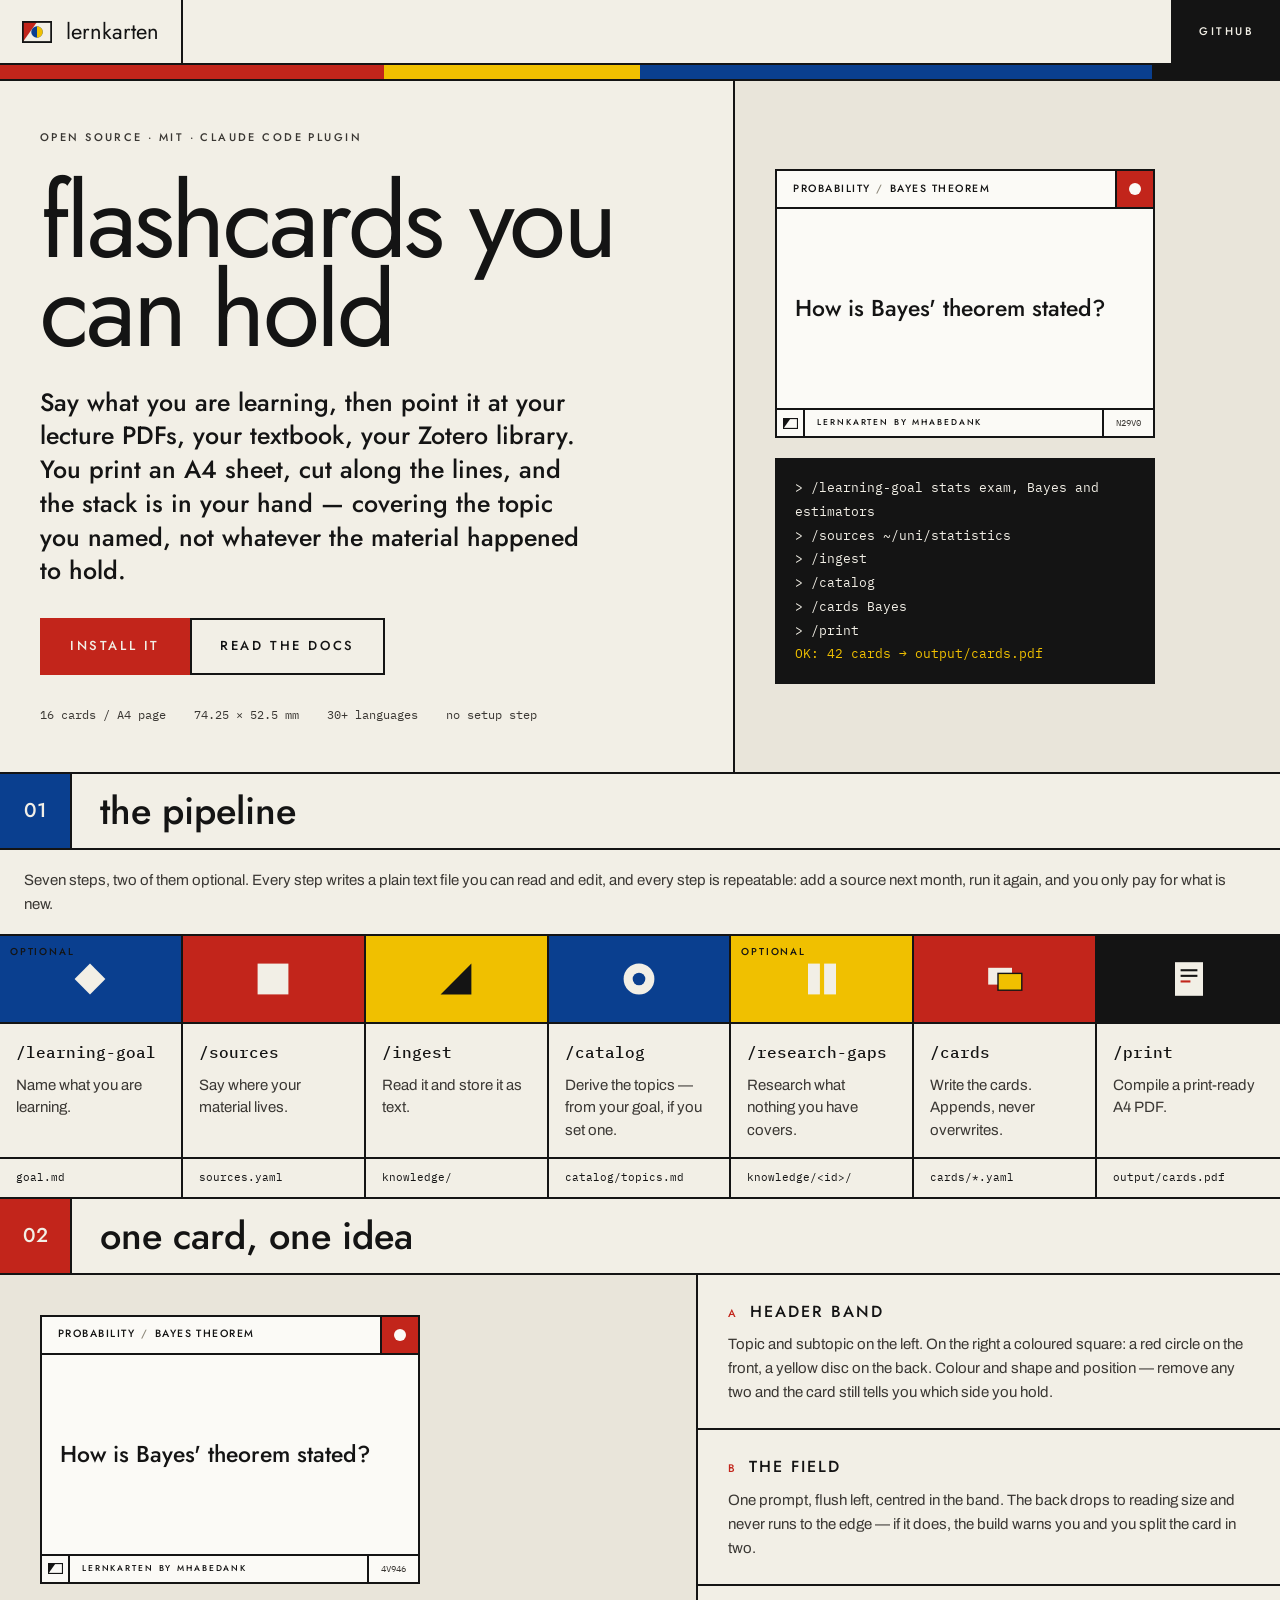
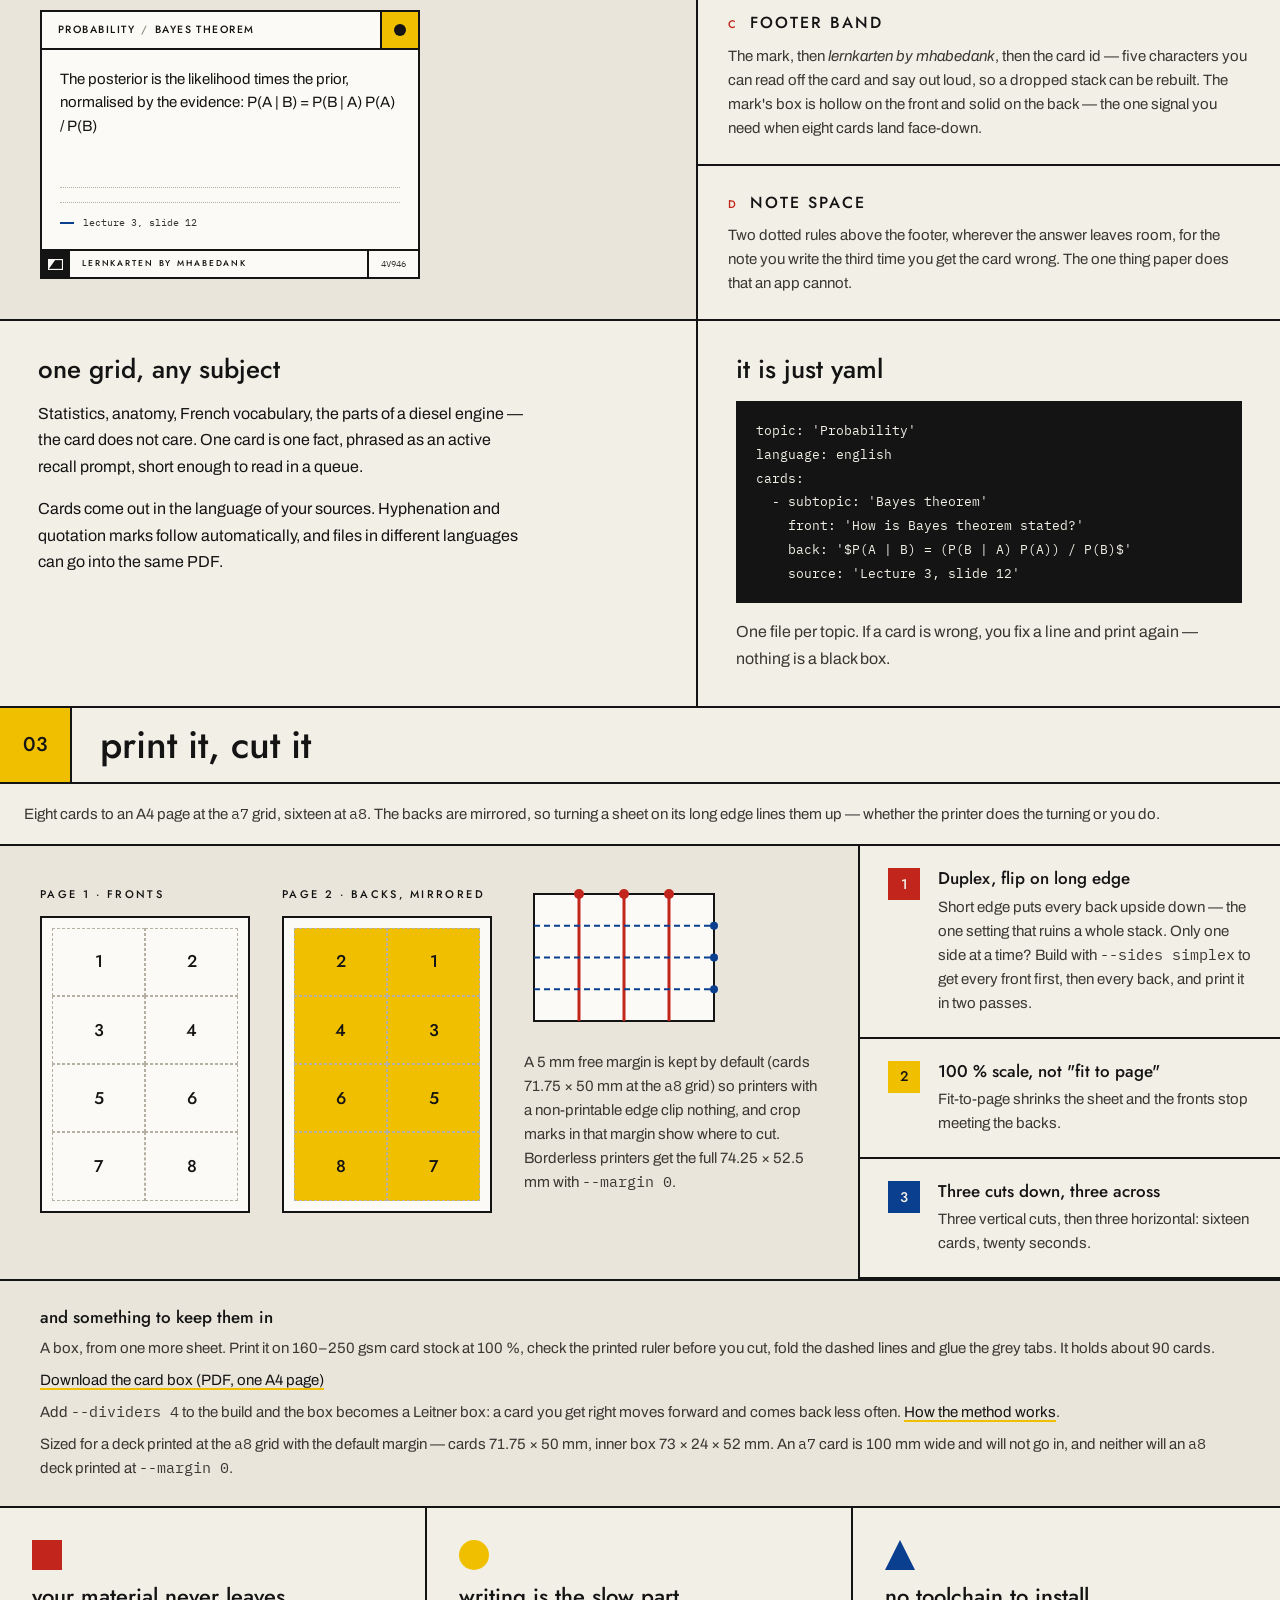
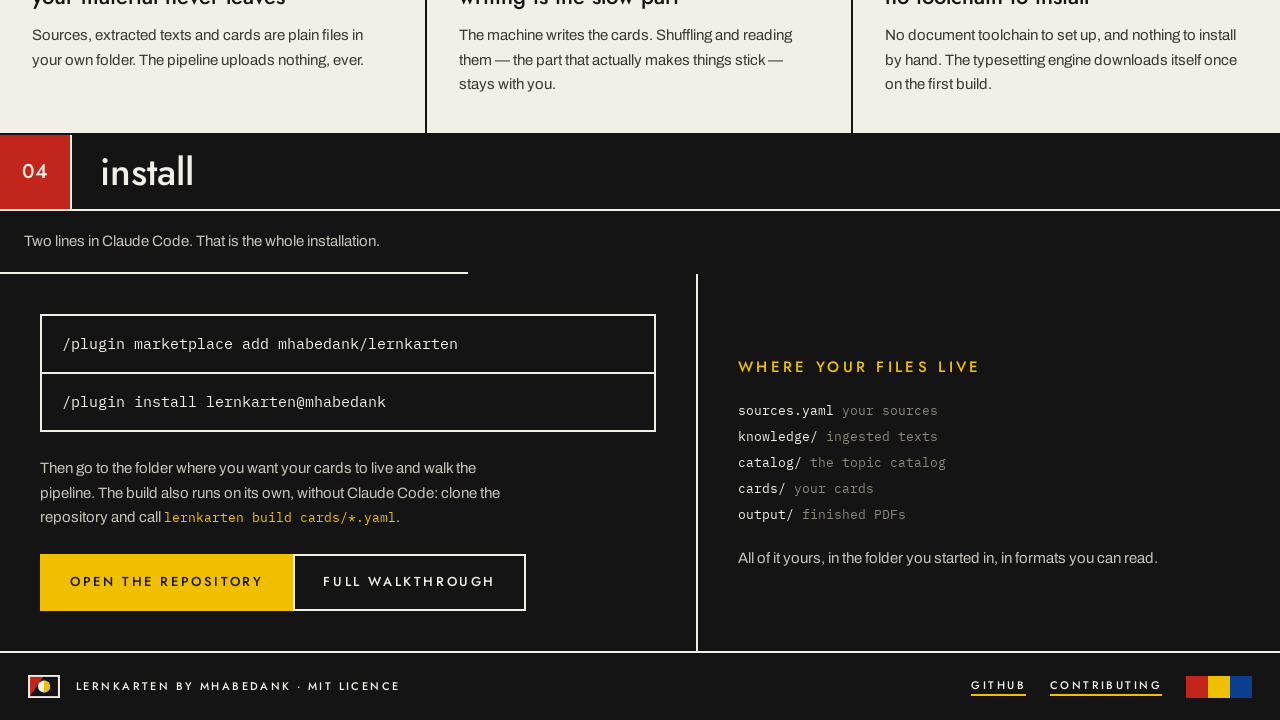
<file: docs/index.html>
<!DOCTYPE html>
<html lang="en">
<head>
<meta charset="utf-8">
<meta name="viewport" content="width=device-width, initial-scale=1">
<title>Lernkarten — flashcards you can hold</title>
<meta name="description" content="Say what you are learning, then point it at your lecture PDFs, your textbook, your Zotero library. You print an A4 sheet, cut along the lines, and the stack is in your hand. Open source, MIT, a Claude Code plugin.">
<link rel="canonical" href="https://mhabedank.github.io/lernkarten/">
<meta property="og:type" content="website">
<meta property="og:title" content="Lernkarten — flashcards you can hold">
<meta property="og:description" content="Lecture PDFs in, paper flashcards out. Say what you are learning.">
<meta property="og:url" content="https://mhabedank.github.io/lernkarten/">
<meta property="og:image" content="https://raw.githubusercontent.com/mhabedank/lernkarten/main/assets/social-card.png">
<meta name="twitter:card" content="summary_large_image">
<link rel="icon" href="data:image/svg+xml,%3Csvg xmlns='http://www.w3.org/2000/svg' viewBox='4 16 112 82'%3E%3Cpath d='M8 94 L8 20 L60 20 Z' fill='%23c2251b'/%3E%3Ccircle cx='60' cy='57' r='21' fill='%230a3f8f'/%3E%3Crect x='8' y='20' width='104' height='74' fill='none' stroke='%23141414' stroke-width='9'/%3E%3C/svg%3E">
<link rel="preconnect" href="https://fonts.googleapis.com">
<link rel="preconnect" href="https://fonts.gstatic.com" crossorigin>
<link href="https://fonts.googleapis.com/css2?family=Jost:wght@400;500&family=Archivo:wght@400;500&family=IBM+Plex+Mono:wght@400;500&display=swap" rel="stylesheet">
<style>
  /* The visual system is written down in design.md — three inks, three faces,
     one grid. Everything here is flat colour, rules and type. */
  :root {
    --ink: #141414;
    --paper: #fbfaf6;
    --sand: #f2efe6;
    --ground: #e9e5da;
    --red: #c2251b;
    --yellow: #f0c000;
    --blue: #0a3f8f;
    --muted: #3a3733;
    --guide: #8c8779;
    --note: #b5b0a2;
    --rule: 2px solid var(--ink);
    --display: "Jost", "Futura", "Century Gothic", system-ui, sans-serif;
    --reading: "Archivo", "Helvetica Neue", Arial, system-ui, sans-serif;
    --mono: "IBM Plex Mono", ui-monospace, "SF Mono", Menlo, monospace;
  }

  *, *::before, *::after { box-sizing: border-box; }

  /* !important, and on purpose: `hidden` says the element is not relevant, which
     is not a preference for a class to outrank. Without it this loses to any
     rule that declares display — [hidden] and .card both weigh (0,1,0), and
     .card comes later.

     Nothing on the page uses `hidden` any more: the card toggle this was added
     for is gone, and with it the page's only script. The rule stays anyway. It
     was written against a *class* of bug — an author `display` quietly beating
     the user-agent default — not against the one element that hit it, and the
     next element given `hidden` would hit it again in exactly the same way.
     Deleting a guard because its first casualty has left is how the casualty
     comes back. */
  [hidden] { display: none !important; }

  body {
    margin: 0;
    background: var(--ground);
    color: var(--ink);
    font-family: var(--reading);
    font-size: 16px;
    line-height: 1.6;
    -webkit-font-smoothing: antialiased;
  }

  .shell { max-width: 1280px; margin: 0 auto; background: var(--ground); }

  a { color: var(--ink); text-decoration: none; border-bottom: 2px solid var(--yellow); }
  a:hover { color: var(--red); border-bottom-color: var(--red); }
  ::selection { background: var(--yellow); color: var(--ink); }
  :focus-visible { outline: 3px solid var(--blue); outline-offset: 2px; }
  img, svg { max-width: 100%; }

  h1, h2, h3 { font-family: var(--display); font-weight: 500; margin: 0; }
  p { margin: 0; }

  .label {
    font-family: var(--display);
    font-weight: 500;
    font-size: 11px;
    letter-spacing: 0.22em;
    text-transform: uppercase;
    line-height: 1.6;
  }

  .mono { font-family: var(--mono); }

  /* Header rule: the number chip and the title. The note goes underneath. */
  .band { display: flex; align-items: stretch; border-bottom: var(--rule); background: var(--sand); }
  .band__no {
    width: 72px; flex: none; border-right: var(--rule);
    display: flex; align-items: center; justify-content: center;
    font-family: var(--display); font-weight: 500; font-size: 20px;
  }
  .band h2 { flex: 1; padding: 18px 28px; font-size: clamp(26px, 4vw, 38px); line-height: 1; text-transform: lowercase; }
  /* Under the band, never inside it. As a flex child the note set the row
     height whenever it ran taller than the heading — which every one of them
     does, by 52, 29 and 7 px. The band's own bottom rule already divides the
     two, so this takes a bottom border and never a top one. */
  .band__note {
    border-bottom: var(--rule); padding: 18px 24px; background: var(--sand);
    font-size: 15px; line-height: 1.6; color: var(--muted);
  }

  /* Navigation */
  .nav {
    display: flex; align-items: stretch; flex-wrap: wrap;
    border-bottom: var(--rule); background: var(--sand);
    position: sticky; top: 0; z-index: 10;
  }
  .nav__home {
    display: flex; align-items: center; gap: 14px; padding: 14px 22px;
    border-right: var(--rule); border-bottom: 0;
  }
  .nav__home span { font-family: var(--display); font-size: 22px; text-transform: lowercase; }
  /* The bar never wraps: a wrapped row of links makes the sticky bar two lines
     tall on a phone and eats the top of every section. It used to scroll
     sideways instead, with the scrollbar hidden — which meant links existed
     that nobody could see. So the links now collapse behind a control below the
     breakpoint, and the bar is still one line at rest. */
  /* A flex container at every width, and the reason is the same on both sides
     of the breakpoint: `.nav` is `align-items: stretch`, so this box is drawn
     the full height of the bar — but a <details> is a block container, so it
     swallows that height instead of passing it on. Above the breakpoint the
     victim is the link row; below it, the `menu` control, which hung 21 px
     too high for exactly as long as the links did. Whatever sits inside has
     to be a flex item for `align-items: center` to have a full-height box to
     centre in. */
  .nav__menu { min-width: 0; display: flex; }
  .nav__menu > summary {
    display: flex; align-items: center; padding: 0 22px;
    list-style: none; cursor: pointer;
  }
  .nav__menu > summary::-webkit-details-marker { display: none; }
  .nav__links {
    display: flex; align-items: center; gap: 26px; padding: 0 22px; min-width: 0;
  }
  .nav__links a { border-bottom: 0; white-space: nowrap; }
  .nav__links a:hover { border-bottom: 2px solid var(--red); }
  .nav__gh {
    display: flex; align-items: center; padding: 0 26px; border-left: var(--rule);
    background: var(--ink); color: var(--sand); border-bottom: 0;
  }
  .nav__gh:hover { background: var(--red); color: var(--sand); }

  /* Hero */
  .hero { border-bottom: var(--rule); background: var(--sand); }
  .hero__stripe { display: flex; height: 16px; border-bottom: var(--rule); }
  .hero__grid { display: grid; grid-template-columns: minmax(0, 1.35fr) minmax(0, 1fr); }
  .hero__text { border-right: var(--rule); padding: 48px 40px; display: flex; flex-direction: column; gap: 30px; }
  .hero h1 {
    /* The floor is set by "flashcards" — one unbreakable word that has to fit
       a 320 px screen. It reaches full size at about 870 px. */
    font-weight: 400; font-size: clamp(40px, 12vw, 104px); line-height: 0.86;
    letter-spacing: -0.035em; text-transform: lowercase;
  }
  .hero__lead { font-family: var(--display); font-weight: 500; font-size: clamp(19px, 2.2vw, 25px); line-height: 1.35; max-width: 34ch; }
  .hero__facts { display: flex; gap: 28px; flex-wrap: wrap; font-family: var(--mono); font-size: 12px; color: var(--muted); }
  .hero__side { padding: 40px; display: flex; flex-direction: column; justify-content: center; gap: 20px; background: var(--ground); }

  .button-row { display: flex; flex-wrap: wrap; gap: 0; }
  .button {
    display: flex; align-items: center; padding: 16px 28px; border: var(--rule); border-bottom: 2px solid var(--ink);
    font-family: var(--display); font-weight: 500; font-size: 13px; letter-spacing: 0.2em; text-transform: uppercase;
  }
  .button--solid { background: var(--red); color: var(--sand); border-color: var(--red); }
  .button--solid:hover { background: var(--ink); border-color: var(--ink); color: var(--sand); }
  .button--ghost:hover { background: var(--yellow); color: var(--ink); }

  .terminal {
    background: var(--ink); color: var(--sand); padding: 18px 20px;
    font-family: var(--mono); font-size: 12.5px; line-height: 1.9; overflow-x: auto;
  }
  .terminal b { font-weight: 400; color: var(--yellow); }
  /* Once the hero is a single column the terminal would run the full width
     while the card stays at 380 — keep the two stacked to the same measure. */
  .hero__side .terminal { width: 100%; max-width: 380px; }

  /* A card, at screen size */
  .card {
    background: var(--paper); border: var(--rule);
    display: flex; flex-direction: column; width: 100%; max-width: 380px; height: 269px;
  }
  .card__head { display: flex; border-bottom: var(--rule); height: 38px; flex: none; }
  /* min-width:0 is what makes the clipping real: a flex item defaults to
     min-width:auto, so the nowrap label would otherwise hold the card open
     past a narrow screen instead of being cut. */
  .card__topic {
    flex: 1; display: flex; align-items: center; padding: 0 16px; overflow: hidden; min-width: 0;
    font-family: var(--display); font-weight: 500; font-size: 10.5px;
    letter-spacing: 0.14em; text-transform: uppercase; white-space: nowrap;
  }
  .card__topic i { font-style: normal; color: var(--guide); padding: 0 6px; }
  .card__side {
    flex: none; width: 38px; border-left: var(--rule);
    display: flex; align-items: center; justify-content: center;
  }
  .card__field { flex: 1; padding: 18px; display: flex; flex-direction: column; gap: 12px; min-height: 0; }
  .card__prompt { font-family: var(--display); font-weight: 500; font-size: 23px; line-height: 1.25; margin: auto 0; text-wrap: pretty; }
  .card__answer { font-size: 15px; line-height: 1.55; }
  .card__notes { margin-top: auto; display: flex; flex-direction: column; gap: 14px; }
  .card__notes span { border-top: 1.5px dotted var(--note); }
  .card__source { display: flex; align-items: center; gap: 9px; font-family: var(--mono); font-size: 10px; color: var(--muted); }
  .card__source::before { content: ""; width: 14px; height: 2px; background: var(--blue); flex: none; }
  .card__foot { border-top: var(--rule); height: 28px; display: flex; flex: none; }
  .card__mark { flex: none; width: 28px; border-right: var(--rule); display: flex; align-items: center; justify-content: center; }
  .card__mark--solid { background: var(--ink); }
  .card__by {
    flex: 1; display: flex; align-items: center; padding: 0 12px; overflow: hidden; min-width: 0;
    font-family: var(--display); font-weight: 500; font-size: 8.5px;
    letter-spacing: 0.22em; text-transform: uppercase; white-space: nowrap;
  }
  .card__id { flex: none; display: flex; align-items: center; padding: 0 12px; border-left: var(--rule); font-family: var(--mono); font-size: 8.5px; color: var(--muted); }

  /* The pipeline strip — seven columns, re-derived rather than inherited.
     At the 1280px shell each column is 183px. The binding constraint is not the
     caption but the command: `/learning-goal` is 14 characters, and IBM Plex
     Mono advances 0.6em, so at the old 18px it needs 151px and clips a 143px
     measure. Dropping the command to 16px (134px) buys enough room to pad at
     16px and still raise the caption to 15px — the floor docs/design.md sets
     for reading text, which the old 13.5px quietly sat below. Narrower cells
     for the two optional steps were considered and rejected: they carry the
     two longest command names, so shrinking them is exactly backwards. */
  .steps { display: grid; grid-template-columns: repeat(7, minmax(0, 1fr)); }
  .step { border-right: var(--rule); display: flex; flex-direction: column; background: var(--sand); }
  .step:last-child { border-right: 0; }
  .step__shape { height: 88px; display: flex; align-items: center; justify-content: center; border-bottom: var(--rule); }
  .step__body { padding: 16px; display: flex; flex-direction: column; gap: 8px; flex: 1; }
  .step__body h3 { font-family: var(--mono); font-weight: 500; font-size: 16px; }
  .step__body p { font-size: 15px; line-height: 1.5; color: var(--muted); }
  .step__writes { border-top: var(--rule); padding: 10px 16px; font-family: var(--mono); font-size: 11px; }
  /* Optional steps say so in words. Colour never carries meaning on its own. */
  .step__optional { font-family: var(--display); font-weight: 500; font-size: 10px; letter-spacing: 0.18em; text-transform: uppercase; color: var(--ink); position: absolute; top: 8px; left: 10px; }
  .step__shape { position: relative; }

  /* Anatomy */
  .anatomy { display: grid; grid-template-columns: minmax(0, 1.2fr) minmax(0, 1fr); background: var(--sand); }
  .anatomy__cards { padding: 40px; display: flex; gap: 26px; flex-wrap: wrap; min-width: 0; background: var(--ground); border-right: var(--rule); }
  .anatomy__list { display: flex; flex-direction: column; }
  .anatomy__item { padding: 24px 30px; border-bottom: var(--rule); }
  .anatomy__item:last-child { border-bottom: 0; }
  .anatomy__item h3 { font-size: 16px; letter-spacing: 0.12em; text-transform: uppercase; }
  .anatomy__item p { margin-top: 8px; font-size: 15px; line-height: 1.6; color: var(--muted); }
  .anatomy__key { font-family: var(--display); font-weight: 500; font-size: 11px; letter-spacing: 0.2em; color: var(--red); margin-right: 12px; }

  .yaml { display: grid; grid-template-columns: minmax(0, 1.2fr) minmax(0, 1fr); background: var(--sand); border-top: var(--rule); }
  .yaml > div { padding: 34px 38px; display: flex; flex-direction: column; gap: 16px; }
  .yaml > div:first-child { border-right: var(--rule); }
  .yaml h3 { font-size: 26px; line-height: 1.15; text-transform: lowercase; }
  .yaml p { font-size: 16px; line-height: 1.65; max-width: 54ch; }
  /* The caption under the sample file. It was an inline style at 14 px —
     the one declaration on the page a stylesheet rule could not reach, and
     therefore the easiest place for the floor to be broken again. */
  .yaml__note { font-size: 15px; line-height: 1.6; color: var(--muted); }

  /* Printing */
  .print { display: flex; flex-wrap: wrap; align-items: stretch; background: var(--ground); }
  .print__sheets { flex: 1; min-width: 320px; padding: 40px; display: flex; gap: 32px; flex-wrap: wrap; border-right: var(--rule); }
  .sheet { display: flex; flex-direction: column; gap: 12px; }
  .sheet__page {
    width: 210px; height: 297px; background: var(--paper); border: var(--rule); padding: 10px;
    display: grid; grid-template-columns: 1fr 1fr; grid-template-rows: repeat(4, 1fr);
  }
  .sheet__page span {
    border: 1px dashed var(--note); display: flex; align-items: center; justify-content: center;
    font-family: var(--display); font-weight: 500; font-size: 17px;
  }
  .sheet__page--backs span { background: var(--yellow); }
  .print__rules { width: 420px; flex: none; background: var(--sand); display: flex; flex-direction: column; }
  .rule-item { padding: 22px 28px; border-bottom: var(--rule); display: flex; gap: 18px; align-items: flex-start; }
  .rule-item__no {
    flex: none; width: 32px; height: 32px; display: flex; align-items: center; justify-content: center;
    font-family: var(--display); font-weight: 500; font-size: 14px;
  }
  .rule-item h3 { font-size: 17px; line-height: 1.2; }
  .rule-item p { margin-top: 6px; font-size: 15px; line-height: 1.6; color: var(--muted); }
  /* The diagram is the third picture in the sheets column, not the filler at
     the foot of a text column it used to be. `flex: 1` and
     `justify-content: center` were both for that old job; the padding
     duplicated the 40 px .print__sheets already applies.

     It sits *beside* the two sheets rather than wrapping beneath them, and the
     difference is the whole section: wrapped, the left column ran to 595 px
     against the rules' 433 px and the hole simply moved to the right-hand side.
     Three pictures in one row make both columns end together. `200px` is the
     SVG's own width, so the basis is the drawing and the caption takes what is
     left, shrinking with it — the drawing is a diagram, so scaling it costs
     nothing, while its caption is reading text and may not be squeezed.

     Between 1080 px and roughly 1180 px the row wraps anyway: the caption's own
     minimum width holds it open, and the honest fallback is the arrangement
     this replaced, with about 160 px left under the three rules. That is a
     tolerable imbalance by the rule in docs/design.md and a fifth of the 769 px
     it used to be. Forcing one row there would mean shrinking type to fit,
     which is the one thing the layout never does. */
  .print__cut { flex: 1 1 150px; min-width: 0; display: flex; flex-direction: column; gap: 14px; }
  .print__cut svg { width: 100%; height: auto; max-width: 200px; }
  .print__cut p { font-size: 15px; line-height: 1.6; color: var(--muted); }
  /* Full width beneath both columns, the way a section note sits beneath its
     band. It keeps its top rule and must never gain a bottom one — the
     section carries `border-bottom` itself, and a second would double it. */
  .print__box { padding: 26px 40px; border-top: var(--rule); display: flex; flex-direction: column; gap: 8px; }
  .print__box h3 { font-size: 17px; line-height: 1.2; }
  .print__box p { font-size: 15px; line-height: 1.6; color: var(--muted); }

  /* Three principles */
  .principles { display: grid; grid-template-columns: repeat(3, minmax(0, 1fr)); background: var(--sand); border-bottom: var(--rule); }
  .principle { border-right: var(--rule); padding: 32px 32px 36px; display: flex; flex-direction: column; gap: 14px; }
  .principle:last-child { border-right: 0; }
  .principle h3 { font-size: 22px; line-height: 1.15; text-transform: lowercase; }
  .principle p { font-size: 15px; line-height: 1.65; color: var(--muted); }
  .glyph { width: 30px; height: 30px; flex: none; }
  .glyph--square { background: var(--red); }
  .glyph--circle { background: var(--yellow); border-radius: 50%; }
  .glyph--triangle { width: 0; height: 0; border-left: 15px solid transparent; border-right: 15px solid transparent; border-bottom: 30px solid var(--blue); }

  /* Install */
  .install { background: var(--ink); color: var(--sand); }
  .install .band { background: var(--ink); border-bottom-color: var(--sand); }
  .install .band__no { border-right-color: var(--sand); }
  .install .band__note { background: var(--ink); border-bottom-color: var(--sand); color: #c9c4b8; }
  .install__grid { display: grid; grid-template-columns: minmax(0, 1.2fr) minmax(0, 1fr); }
  .install__main { border-right: 2px solid var(--sand); padding: 40px; display: flex; flex-direction: column; gap: 24px; }
  /* The longer of the two commands is 44 characters — at a fixed 15 px it
     forces a sideways scroll on every phone, so it scales down instead. */
  .install__cmd { border: 2px solid var(--sand); padding: 16px 20px; font-family: var(--mono); font-size: clamp(11px, 3.4vw, 15px); overflow-x: auto; }
  .install__cmd + .install__cmd { border-top: 0; }
  .install p { font-size: 15px; line-height: 1.65; color: #c9c4b8; max-width: 52ch; }
  .install code { font-family: var(--mono); font-size: 13px; color: var(--yellow); }
  .install a { color: var(--sand); }
  .install a:hover { color: var(--yellow); border-bottom-color: var(--yellow); }
  .install .button--solid { background: var(--yellow); color: var(--ink); border-color: var(--yellow); }
  .install .button--solid:hover { background: var(--sand); border-color: var(--sand); color: var(--ink); }
  .install .button--ghost { border-color: var(--sand); color: var(--sand); }
  .install .button--ghost:hover { background: var(--sand); color: var(--ink); }
  .install__side { padding: 40px; display: flex; flex-direction: column; gap: 18px; justify-content: center; }
  .tree { font-family: var(--mono); font-size: 13px; line-height: 2; }
  .tree i { font-style: normal; color: var(--guide); }

  .foot {
    display: flex; align-items: center; justify-content: space-between; gap: 18px; flex-wrap: wrap;
    padding: 22px 28px; border-top: 2px solid var(--sand);
  }
  .foot__swatches { display: flex; }
  .foot__swatches span { width: 22px; height: 22px; }

  @media (max-width: 1080px) {
    .print__rules { width: 100%; }
    .hero__grid, .anatomy, .yaml, .install__grid { grid-template-columns: minmax(0, 1fr); }
    .hero__text, .anatomy__cards, .yaml > div:first-child, .install__main { border-right: 0; border-bottom: var(--rule); }
    .install__main { border-bottom-color: var(--sand); }
    .steps { grid-template-columns: repeat(2, minmax(0, 1fr)); }
    .step { border-bottom: var(--rule); }
    .step:nth-child(2n) { border-right: 0; }
    /* Seven steps in two columns fill three rows and leave the seventh alone.
       The rule survives the change from five for one reason only — both counts
       are odd — so it is re-derived here rather than carried over: let the last
       one run the full width instead of sitting beside a hole. */
    .step:last-child { grid-column: 1 / -1; border-right: 0; border-bottom: 0; }
    .principles { grid-template-columns: minmax(0, 1fr); }
    .principle { border-right: 0; border-bottom: var(--rule); }
    .principle:last-child { border-bottom: 0; }
    .print__sheets { border-right: 0; border-bottom: var(--rule); }
  }

  /* Above the breakpoint there is no menu: the summary goes away and the panel
     is shown whether the disclosure is open or not, so the bar is the row it has
     always been. Both user-agent behaviours have to be overridden to do that —
     older engines hid the closed panel with display:none, current Chrome wraps
     it in ::details-content and hides that instead. Overriding only the panel's
     own display looks like it works (the computed value even reads `flex`) and
     lays the panel out at zero width. An engine that has never heard of the
     pseudo-element just drops that line, so no feature query is needed.

     `::details-content` needs `display: flex` for the same reason `.nav__menu`
     does one rule up — it is the second block box between the bar and the link
     row, and the height has to cross both. It is not redundant with the `flex: 1`
     beside it: that is a flex *item* property and says nothing about what a box
     does to its children. Without this the row is an 18 px line box at the top of
     a 63 px bar, which is how the links came to hang from the ceiling once the
     disclosure was introduced. Never fix it with a height, a padding-block or a
     line-height on `.nav__links` — those fake the centring at one bar height and
     break at the next. */
  @media (min-width: 761px) {
    .nav__menu { flex: 1; min-width: 0; }
    .nav__menu > summary { display: none; }
    .nav__menu::details-content {
      content-visibility: visible !important;
      display: flex; flex: 1; min-width: 0;
    }
  }

  @media (max-width: 760px) {
    /* Pull the gutter in. Forty pixels a side on a 360 px screen leaves a
       measure too narrow to set text in — the rules stay, the air goes. */
    .nav__home { padding: 12px 16px; gap: 10px; }
    .nav__gh { padding: 0 18px; }
    /* The panel drops out of the bar rather than growing it, so the bar stays
       one line whether the menu is open or shut. `.nav` is sticky, which makes
       it the containing block this positions against. */
    .nav__menu > summary { padding: 0 16px; }
    .nav__links {
      position: absolute; left: 0; right: 0; top: 100%;
      flex-direction: column; align-items: stretch;
      gap: 0; padding: 0;
      background: var(--sand); border-bottom: var(--rule);
    }
    .nav__links a { padding: 14px 16px; border-top: var(--rule); }
    .hero__text, .hero__side, .anatomy__cards, .install__main, .install__side,
    .yaml > div, .principle { padding: 28px 20px; }
    .hero__facts { gap: 18px; }
    .anatomy__item, .rule-item, .print__cut, .print__box, .foot { padding: 20px; }
    /* Without this the sheets hold the page open at 320 px and the whole
       layout scrolls sideways. */
    .print__sheets { min-width: 0; padding: 28px 20px; gap: 24px; }
  }

  @media (max-width: 540px) {
    .steps { grid-template-columns: minmax(0, 1fr); }
    .step { border-right: 0; }
  }

  @media (prefers-reduced-motion: no-preference) {
    html { scroll-behavior: smooth; }
  }
</style>
</head>
<body>
<div class="shell">

  <nav class="nav">
    <a class="nav__home" href="#top">
      <svg viewBox="5 17 110 80" width="30" height="22" role="img" aria-label="Lernkarten">
        <path d="M8 94 L8 20 L60 20 Z" fill="#c2251b"/>
        <circle cx="60" cy="57" r="21" fill="#0a3f8f"/>
        <path d="M60 36 A21 21 0 0 1 60 78 Z" fill="#f0c000"/>
        <rect x="8" y="20" width="104" height="74" fill="none" stroke="#141414" stroke-width="7"/>
      </svg>
      <span>lernkarten</span>
    </a>
    <details class="nav__menu">
      <summary class="label">menu</summary>
      <div class="nav__links label">
        <a href="#how">how it works</a>
        <a href="#cards">the card</a>
        <a href="#print">printing</a>
        <a href="#install">install</a>
      </div>
    </details>
    <a class="nav__gh label" href="https://github.com/mhabedank/lernkarten">github</a>
  </nav>

  <header class="hero" id="top">
    <div class="hero__stripe" aria-hidden="true">
      <div style="flex:3;background:var(--red)"></div>
      <div style="flex:2;background:var(--yellow)"></div>
      <div style="flex:4;background:var(--blue)"></div>
      <div style="flex:1;background:var(--ink)"></div>
    </div>
    <div class="hero__grid">
      <div class="hero__text">
        <p class="label" style="color:var(--muted)">open source · mit · claude code plugin</p>
        <h1>flashcards you can hold</h1>
        <p class="hero__lead">Say what you are learning, then point it at your lecture PDFs, your textbook, your Zotero library. You print an A4 sheet, cut along the lines, and the stack is in your hand — covering the topic you named, not whatever the material happened to hold.</p>
        <div class="button-row">
          <a class="button button--solid" href="#install">install it</a>
          <a class="button button--ghost" href="docs/">read the docs</a>
        </div>
        <p class="hero__facts">
          <span>16 cards / A4 page</span><span>74.25 × 52.5 mm</span><span>30+ languages</span><span>no setup step</span>
        </p>
      </div>
      <div class="hero__side">
        <div class="card">
          <div class="card__head">
            <div class="card__topic">probability <i>/</i> bayes theorem</div>
            <div class="card__side" style="background:var(--red)">
              <svg viewBox="0 0 24 24" width="16" height="16" aria-hidden="true"><circle cx="12" cy="12" r="9" fill="#fbfaf6"/></svg>
            </div>
          </div>
          <div class="card__field"><p class="card__prompt">How is Bayes' theorem stated?</p></div>
          <div class="card__foot">
            <div class="card__mark">
              <svg viewBox="5 17 110 80" width="15" height="11" aria-hidden="true">
                <path d="M8 94 L8 20 L60 20 Z" fill="#141414"/>
                <rect x="8" y="20" width="104" height="74" fill="none" stroke="#141414" stroke-width="10"/>
              </svg>
            </div>
            <div class="card__by">lernkarten by mhabedank</div>
            <div class="card__id">N29V0</div>
          </div>
        </div>
        <div class="terminal">
          &gt; /learning-goal stats exam, Bayes and estimators<br>
          &gt; /sources ~/uni/statistics<br>
          &gt; /ingest<br>
          &gt; /catalog<br>
          &gt; /cards Bayes<br>
          &gt; /print<br>
          <b>OK: 42 cards → output/cards.pdf</b>
        </div>
      </div>
    </div>
  </header>

  <section id="how" style="border-bottom:var(--rule)">
    <div class="band">
      <div class="band__no" style="background:var(--blue);color:var(--sand)">01</div>
      <h2>the pipeline</h2>
    </div>
    <p class="band__note">Seven steps, two of them optional. Every step writes a plain text file you can read and edit, and every step is repeatable: add a source next month, run it again, and you only pay for what is new.</p>
    <div class="steps">
      <article class="step">
        <div class="step__shape" style="background:var(--blue)">
          <span class="step__optional">optional</span>
          <svg viewBox="0 0 60 60" width="42" height="42" aria-hidden="true"><path d="M30 8 L52 30 L30 52 L8 30 Z" fill="#f2efe6"/></svg>
        </div>
        <div class="step__body">
          <h3>/learning-goal</h3>
          <p>Name what you are learning.</p>
        </div>
        <div class="step__writes">goal.md</div>
      </article>
      <article class="step">
        <div class="step__shape" style="background:var(--red)">
          <svg viewBox="0 0 60 60" width="42" height="42" aria-hidden="true"><rect x="8" y="8" width="44" height="44" fill="#f2efe6"/></svg>
        </div>
        <div class="step__body">
          <h3>/sources</h3>
          <p>Say where your material lives.</p>
        </div>
        <div class="step__writes">sources.yaml</div>
      </article>
      <article class="step">
        <div class="step__shape" style="background:var(--yellow)">
          <svg viewBox="0 0 60 60" width="42" height="42" aria-hidden="true"><path d="M8 52 L52 52 L52 8 Z" fill="#141414"/></svg>
        </div>
        <div class="step__body">
          <h3>/ingest</h3>
          <p>Read it and store it as text.</p>
        </div>
        <div class="step__writes">knowledge/</div>
      </article>
      <article class="step">
        <div class="step__shape" style="background:var(--blue)">
          <svg viewBox="0 0 60 60" width="42" height="42" aria-hidden="true"><circle cx="30" cy="30" r="22" fill="#f2efe6"/><circle cx="30" cy="30" r="9" fill="#0a3f8f"/></svg>
        </div>
        <div class="step__body">
          <h3>/catalog</h3>
          <p>Derive the topics — from your goal, if you set one.</p>
        </div>
        <div class="step__writes">catalog/topics.md</div>
      </article>
      <article class="step">
        <div class="step__shape" style="background:var(--yellow)">
          <span class="step__optional">optional</span>
          <svg viewBox="0 0 60 60" width="42" height="42" aria-hidden="true"><rect x="10" y="8" width="17" height="44" fill="#f2efe6"/><rect x="33" y="8" width="17" height="44" fill="#f2efe6"/></svg>
        </div>
        <div class="step__body">
          <h3>/research-gaps</h3>
          <p>Research what nothing you have covers.</p>
        </div>
        <div class="step__writes">knowledge/&lt;id&gt;/</div>
      </article>
      <article class="step">
        <div class="step__shape" style="background:var(--red)">
          <svg viewBox="0 0 60 60" width="42" height="42" aria-hidden="true"><rect x="6" y="14" width="34" height="24" fill="#f2efe6"/><rect x="20" y="22" width="34" height="24" fill="#f0c000" stroke="#141414" stroke-width="2"/></svg>
        </div>
        <div class="step__body">
          <h3>/cards</h3>
          <p>Write the cards. Appends, never overwrites.</p>
        </div>
        <div class="step__writes">cards/*.yaml</div>
      </article>
      <article class="step">
        <div class="step__shape" style="background:var(--ink)">
          <svg viewBox="0 0 60 60" width="42" height="42" aria-hidden="true"><rect x="10" y="6" width="40" height="48" fill="#f2efe6"/><rect x="18" y="16" width="24" height="3" fill="#141414"/><rect x="18" y="24" width="24" height="3" fill="#141414"/><rect x="18" y="32" width="14" height="3" fill="#c2251b"/></svg>
        </div>
        <div class="step__body">
          <h3>/print</h3>
          <p>Compile a print-ready A4 PDF.</p>
        </div>
        <div class="step__writes">output/cards.pdf</div>
      </article>
    </div>
  </section>

  <section id="cards" style="border-bottom:var(--rule)">
    <div class="band">
      <div class="band__no" style="background:var(--red);color:var(--sand)">02</div>
      <h2>one card, one idea</h2>
    </div>

    <div class="anatomy">
      <div class="anatomy__cards">
        <div class="card" id="card-front">
          <div class="card__head">
            <div class="card__topic">probability <i>/</i> bayes theorem</div>
            <div class="card__side" style="background:var(--red)">
              <svg viewBox="0 0 24 24" width="16" height="16" role="img" aria-label="Front"><circle cx="12" cy="12" r="9" fill="#fbfaf6"/></svg>
            </div>
          </div>
          <div class="card__field"><p class="card__prompt">How is Bayes' theorem stated?</p></div>
          <div class="card__foot">
            <div class="card__mark">
              <svg viewBox="5 17 110 80" width="15" height="11" aria-hidden="true">
                <path d="M8 94 L8 20 L60 20 Z" fill="#141414"/>
                <rect x="8" y="20" width="104" height="74" fill="none" stroke="#141414" stroke-width="10"/>
              </svg>
            </div>
            <div class="card__by">lernkarten by mhabedank</div>
            <div class="card__id">4V946</div>
          </div>
        </div>

        <div class="card" id="card-back">
          <div class="card__head">
            <div class="card__topic">probability <i>/</i> bayes theorem</div>
            <div class="card__side" style="background:var(--yellow)">
              <svg viewBox="0 0 24 24" width="16" height="16" role="img" aria-label="Back"><circle cx="12" cy="12" r="9" fill="#141414"/></svg>
            </div>
          </div>
          <div class="card__field">
            <p class="card__answer">The posterior is the likelihood times the prior, normalised by the evidence: P(A&nbsp;|&nbsp;B) = P(B&nbsp;|&nbsp;A)&nbsp;P(A) / P(B)</p>
            <div class="card__notes" aria-hidden="true"><span></span><span></span></div>
            <p class="card__source">lecture 3, slide 12</p>
          </div>
          <div class="card__foot">
            <div class="card__mark card__mark--solid">
              <svg viewBox="5 17 110 80" width="15" height="11" aria-hidden="true">
                <path d="M8 94 L8 20 L60 20 Z" fill="#fbfaf6"/>
                <rect x="8" y="20" width="104" height="74" fill="none" stroke="#fbfaf6" stroke-width="10"/>
              </svg>
            </div>
            <div class="card__by">lernkarten by mhabedank</div>
            <div class="card__id">4V946</div>
          </div>
        </div>
      </div>

      <div class="anatomy__list">
        <div class="anatomy__item">
          <h3><span class="anatomy__key">A</span>header band</h3>
          <p>Topic and subtopic on the left. On the right a coloured square: a red circle on the front, a yellow disc on the back. Colour and shape and position — remove any two and the card still tells you which side you hold.</p>
        </div>
        <div class="anatomy__item">
          <h3><span class="anatomy__key">B</span>the field</h3>
          <p>One prompt, flush left, centred in the band. The back drops to reading size and never runs to the edge — if it does, the build warns you and you split the card in two.</p>
        </div>
        <div class="anatomy__item">
          <h3><span class="anatomy__key">C</span>footer band</h3>
          <p>The mark, then <em>lernkarten by mhabedank</em>, then the card id — five characters you can read off the card and say out loud, so a dropped stack can be rebuilt. The mark's box is hollow on the front and solid on the back — the one signal you need when eight cards land face-down.</p>
        </div>
        <div class="anatomy__item">
          <h3><span class="anatomy__key">D</span>note space</h3>
          <p>Two dotted rules above the footer, wherever the answer leaves room, for the note you write the third time you get the card wrong. The one thing paper does that an app cannot.</p>
        </div>
      </div>
    </div>

    <div class="yaml">
      <div>
        <h3>one grid, any subject</h3>
        <p>Statistics, anatomy, French vocabulary, the parts of a diesel engine — the card does not care. One card is one fact, phrased as an active recall prompt, short enough to read in a queue.</p>
        <p>Cards come out in the language of your sources. Hyphenation and quotation marks follow automatically, and files in different languages can go into the same PDF.</p>
      </div>
      <div>
        <h3>it is just yaml</h3>
        <div class="terminal">topic: 'Probability'<br>language: english<br>cards:<br>&nbsp;&nbsp;- subtopic: 'Bayes theorem'<br>&nbsp;&nbsp;&nbsp;&nbsp;front: 'How is Bayes theorem stated?'<br>&nbsp;&nbsp;&nbsp;&nbsp;back: '$P(A | B) = (P(B | A) P(A)) / P(B)$'<br>&nbsp;&nbsp;&nbsp;&nbsp;source: 'Lecture 3, slide 12'</div>
        <p class="yaml__note">One file per topic. If a card is wrong, you fix a line and print again — nothing is a black box.</p>
      </div>
    </div>
  </section>

  <section id="print" style="border-bottom:var(--rule)">
    <div class="band">
      <div class="band__no" style="background:var(--yellow)">03</div>
      <h2>print it, cut it</h2>
    </div>
    <p class="band__note">Eight cards to an A4 page at the <span class="mono">a7</span> grid, sixteen at <span class="mono">a8</span>. The backs are mirrored, so turning a sheet on its long edge lines them up — whether the printer does the turning or you do.</p>
    <div class="print">
      <div class="print__sheets">
        <div class="sheet">
          <p class="label">page 1 · fronts</p>
          <div class="sheet__page" aria-hidden="true">
            <span>1</span><span>2</span><span>3</span><span>4</span><span>5</span><span>6</span><span>7</span><span>8</span>
          </div>
        </div>
        <div class="sheet">
          <p class="label">page 2 · backs, mirrored</p>
          <div class="sheet__page sheet__page--backs" aria-hidden="true">
            <span>2</span><span>1</span><span>4</span><span>3</span><span>6</span><span>5</span><span>8</span><span>7</span>
          </div>
        </div>
        <div class="print__cut">
          <svg viewBox="0 0 200 150" width="200" height="150" role="img" aria-label="Cutting order: three vertical cuts, then three horizontal cuts">
            <rect x="10" y="8" width="180" height="127" fill="#fbfaf6" stroke="#141414" stroke-width="2"/>
            <line x1="55" y1="8" x2="55" y2="135" stroke="#c2251b" stroke-width="3"/>
            <line x1="100" y1="8" x2="100" y2="135" stroke="#c2251b" stroke-width="3"/>
            <line x1="145" y1="8" x2="145" y2="135" stroke="#c2251b" stroke-width="3"/>
            <line x1="10" y1="39.75" x2="190" y2="39.75" stroke="#0a3f8f" stroke-width="2" stroke-dasharray="6 4"/>
            <line x1="10" y1="71.5" x2="190" y2="71.5" stroke="#0a3f8f" stroke-width="2" stroke-dasharray="6 4"/>
            <line x1="10" y1="103.25" x2="190" y2="103.25" stroke="#0a3f8f" stroke-width="2" stroke-dasharray="6 4"/>
            <circle cx="55" cy="8" r="5" fill="#c2251b"/>
            <circle cx="100" cy="8" r="5" fill="#c2251b"/>
            <circle cx="145" cy="8" r="5" fill="#c2251b"/>
            <circle cx="190" cy="39.75" r="4" fill="#0a3f8f"/>
            <circle cx="190" cy="71.5" r="4" fill="#0a3f8f"/>
            <circle cx="190" cy="103.25" r="4" fill="#0a3f8f"/>
          </svg>
          <p>A 5 mm free margin is kept by default (cards 71.75 × 50 mm at the <span class="mono">a8</span> grid) so printers with a non-printable edge clip nothing, and crop marks in that margin show where to cut. Borderless printers get the full 74.25 × 52.5 mm with <span class="mono">--margin 0</span>.</p>
        </div>
      </div>
      <div class="print__rules">
        <div class="rule-item">
          <span class="rule-item__no" style="background:var(--red);color:var(--sand)">1</span>
          <div>
            <h3>Duplex, flip on long edge</h3>
            <p>Short edge puts every back upside down — the one setting that ruins a whole stack. Only one side at a time? Build with <span class="mono">--sides simplex</span> to get every front first, then every back, and print it in two passes.</p>
          </div>
        </div>
        <div class="rule-item">
          <span class="rule-item__no" style="background:var(--yellow)">2</span>
          <div>
            <h3>100 % scale, not "fit to page"</h3>
            <p>Fit-to-page shrinks the sheet and the fronts stop meeting the backs.</p>
          </div>
        </div>
        <div class="rule-item">
          <span class="rule-item__no" style="background:var(--blue);color:var(--sand)">3</span>
          <div>
            <h3>Three cuts down, three across</h3>
            <p>Three vertical cuts, then three horizontal: sixteen cards, twenty seconds.</p>
          </div>
        </div>
      </div>
    </div>
    <!--
      The href is relative because pages.yml copies the PDF next to this
      file in _site. It resolves on the deployed site and is dead when this
      file is opened straight out of docs/ — the two are not siblings in the
      repository. check_docs.py link-checks markdown only, so nothing else
      records that.
    -->
    <div class="print__box">
      <h3>and something to keep them in</h3>
      <p>A box, from one more sheet. Print it on 160–250 gsm card stock at 100 %, check the printed ruler before you cut, fold the dashed lines and glue the grey tabs. It holds about 90 cards.</p>
      <p><a href="card-box.pdf">Download the card box (PDF, one A4 page)</a></p>
      <p>Add <span class="mono">--dividers 4</span> to the build and the box becomes a Leitner box: a card you get right moves forward and comes back less often. <a href="leitner.html">How the method works</a>.</p>
      <p class="print__box-note">Sized for a deck printed at the <span class="mono">a8</span> grid with the default margin — cards 71.75 × 50 mm, inner box 73 × 24 × 52 mm. An <span class="mono">a7</span> card is 100 mm wide and will not go in, and neither will an <span class="mono">a8</span> deck printed at <span class="mono">--margin 0</span>.</p>
    </div>
  </section>

  <section class="principles">
    <div class="principle">
      <span class="glyph glyph--square" aria-hidden="true"></span>
      <h3>your material never leaves</h3>
      <p>Sources, extracted texts and cards are plain files in your own folder. The pipeline uploads nothing, ever.</p>
    </div>
    <div class="principle">
      <span class="glyph glyph--circle" aria-hidden="true"></span>
      <h3>writing is the slow part</h3>
      <p>The machine writes the cards. Shuffling and reading them — the part that actually makes things stick — stays with you.</p>
    </div>
    <div class="principle">
      <span class="glyph glyph--triangle" aria-hidden="true"></span>
      <h3>no toolchain to install</h3>
      <p>No document toolchain to set up, and nothing to install by hand. The typesetting engine downloads itself once on the first build.</p>
    </div>
  </section>

  <section class="install" id="install">
    <div class="band">
      <div class="band__no" style="background:var(--red);color:var(--sand)">04</div>
      <h2>install</h2>
    </div>
    <p class="band__note">Two lines in Claude Code. That is the whole installation.</p>
    <div class="install__grid">
      <div class="install__main">
        <div>
          <div class="install__cmd">/plugin marketplace add mhabedank/lernkarten</div>
          <div class="install__cmd">/plugin install lernkarten@mhabedank</div>
        </div>
        <p>Then go to the folder where you want your cards to live and walk the pipeline. The build also runs on its own, without Claude Code: clone the repository and call <code>lernkarten build cards/*.yaml</code>.</p>
        <div class="button-row">
          <a class="button button--solid" href="https://github.com/mhabedank/lernkarten">open the repository</a>
          <a class="button button--ghost" href="docs/user/workflow.html">full walkthrough</a>
        </div>
      </div>
      <div class="install__side">
        <p class="label" style="color:var(--yellow)">where your files live</p>
        <div class="tree">
          sources.yaml <i>your sources</i><br>
          knowledge/ <i>ingested texts</i><br>
          catalog/ <i>the topic catalog</i><br>
          cards/ <i>your cards</i><br>
          output/ <i>finished PDFs</i>
        </div>
        <p>All of it yours, in the folder you started in, in formats you can read.</p>
      </div>
    </div>
    <footer class="foot">
      <div style="display:flex;align-items:center;gap:16px">
        <svg viewBox="5 17 110 80" width="32" height="23" role="img" aria-label="Lernkarten">
          <path d="M8 94 L8 20 L60 20 Z" fill="#c2251b"/>
          <circle cx="60" cy="57" r="21" fill="#f2efe6"/>
          <path d="M60 36 A21 21 0 0 1 60 78 Z" fill="#f0c000"/>
          <rect x="8" y="20" width="104" height="74" fill="none" stroke="#f2efe6" stroke-width="7"/>
        </svg>
        <span class="label">lernkarten by mhabedank · mit licence</span>
      </div>
      <div style="display:flex;align-items:center;gap:24px" class="label">
        <a href="https://github.com/mhabedank/lernkarten">github</a>
        <a href="https://github.com/mhabedank/lernkarten/blob/main/CONTRIBUTING.md">contributing</a>
        <span class="foot__swatches" aria-hidden="true">
          <span style="background:var(--red)"></span>
          <span style="background:var(--yellow)"></span>
          <span style="background:var(--blue)"></span>
        </span>
      </div>
    </footer>
  </section>

</div>

</body>
</html>
</file>
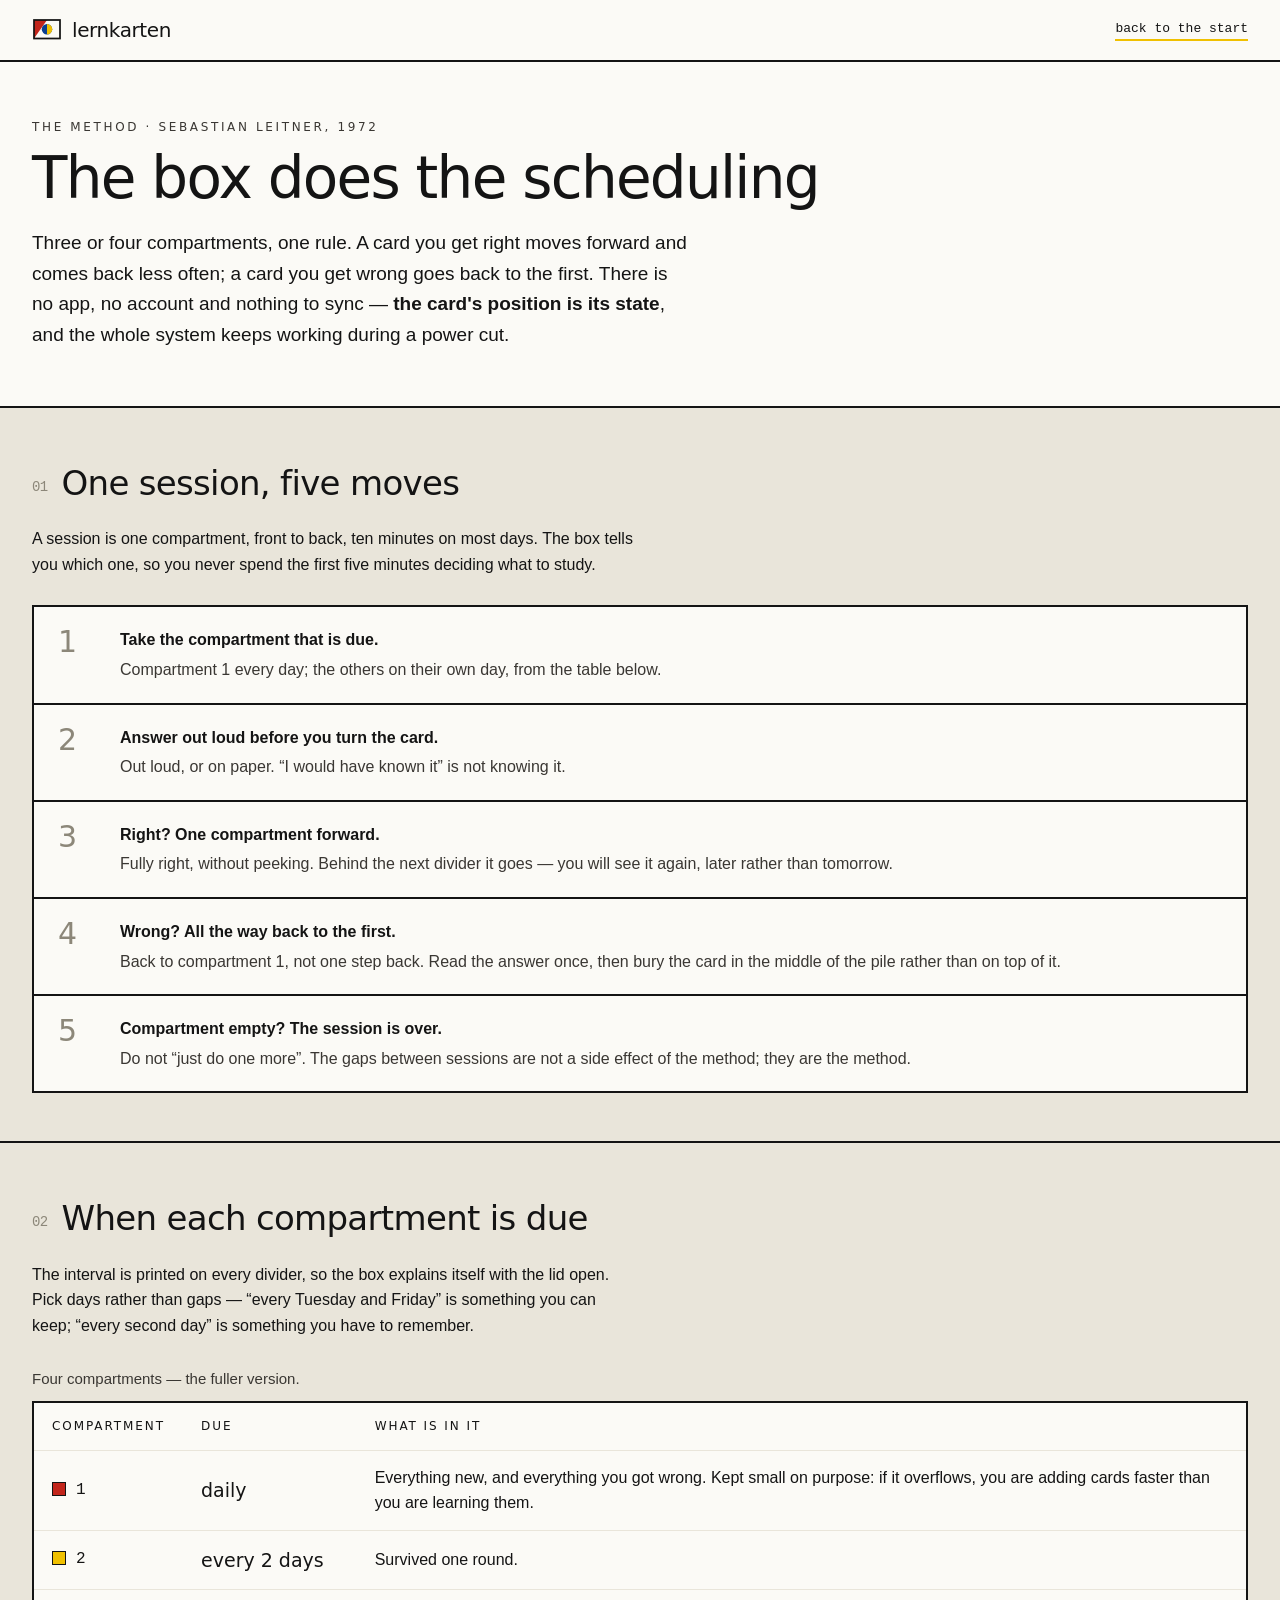
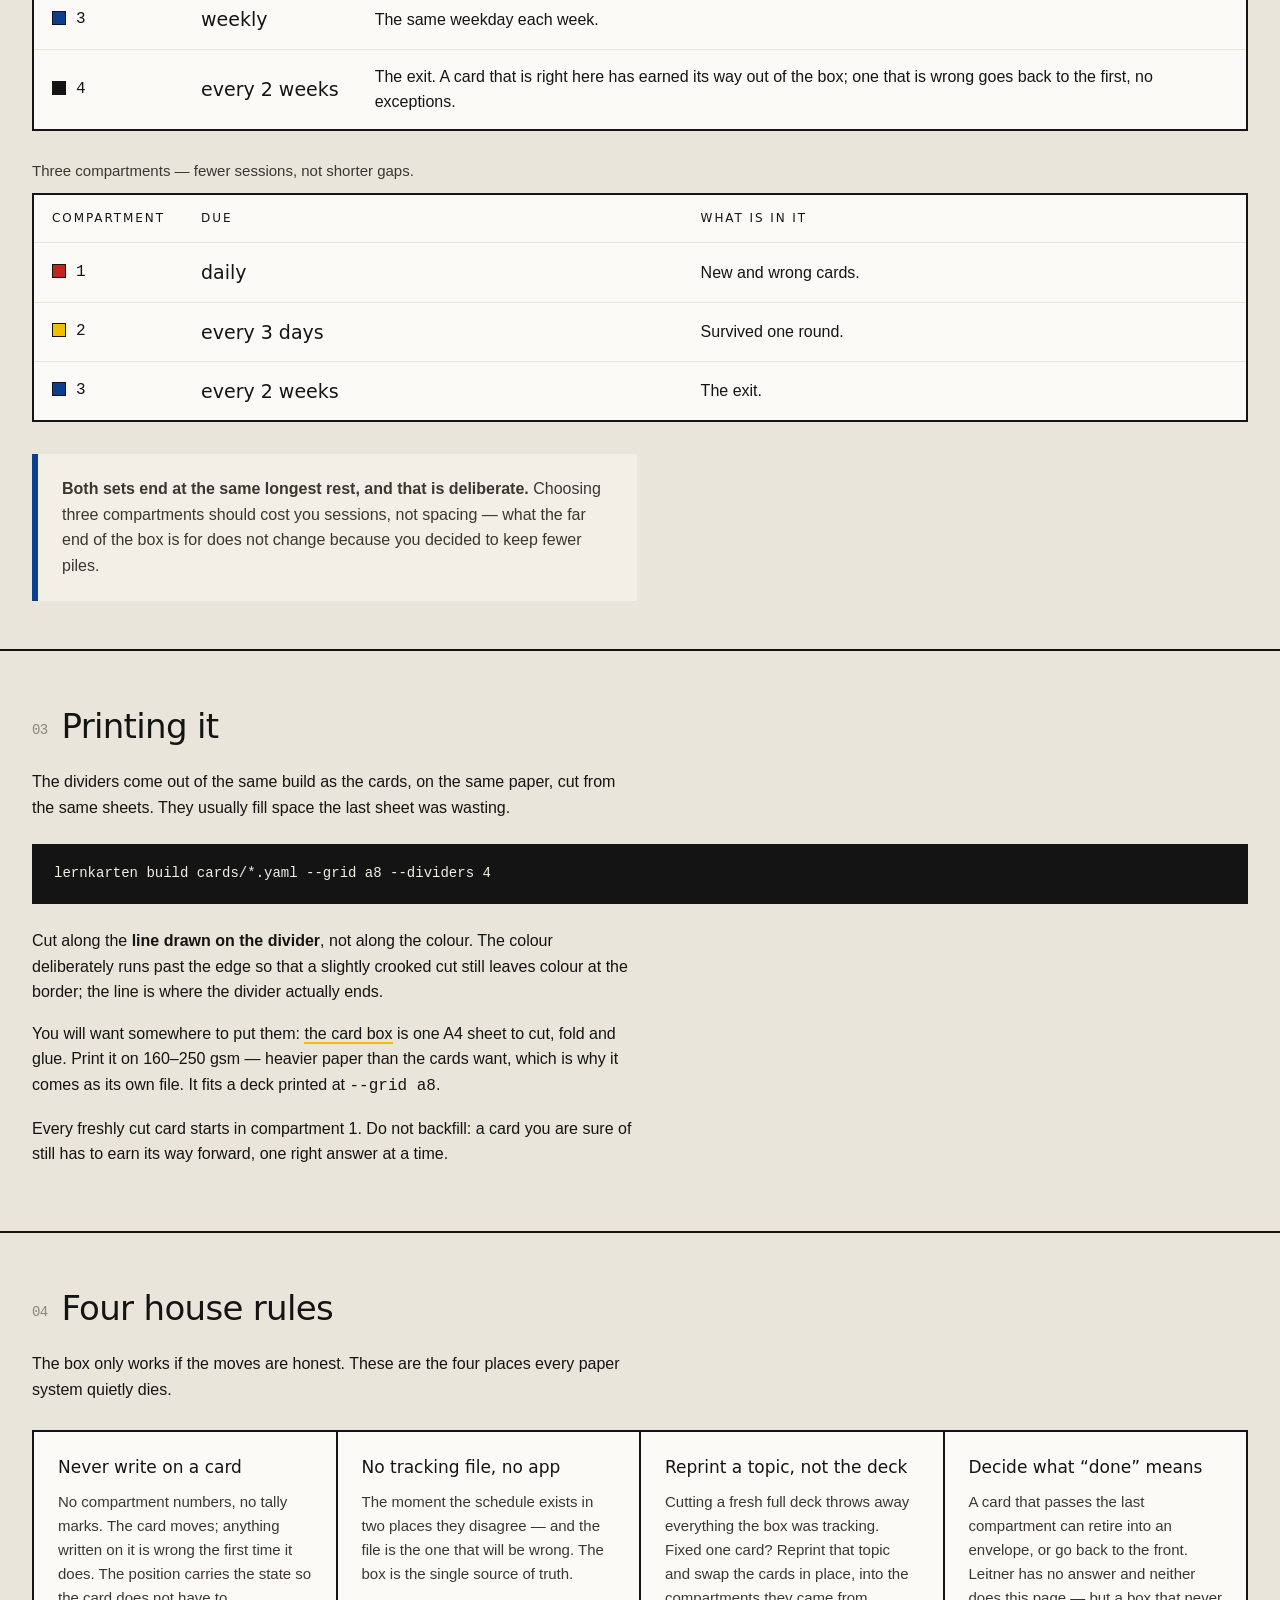
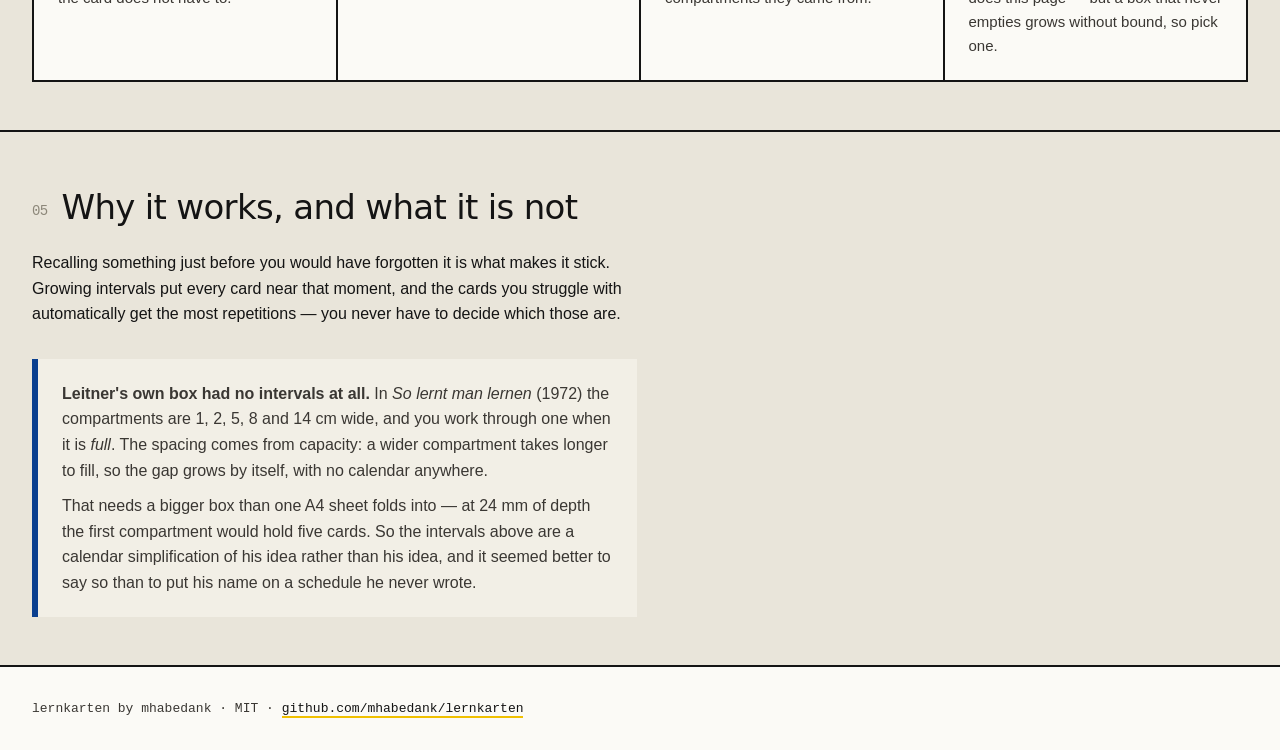
<file: docs/leitner.html>
<!DOCTYPE html>
<html lang="en">
<head>
<meta charset="utf-8">
<meta name="viewport" content="width=device-width, initial-scale=1">
<title>The Leitner method — Lernkarten</title>
<meta name="description" content="Three or four compartments, one rule. A card you get right moves forward and comes back less often; a card you get wrong goes back to the first. No app, no account — the card's position is its state.">
<link rel="canonical" href="https://mhabedank.github.io/lernkarten/leitner.html">
<meta property="og:type" content="article">
<meta property="og:title" content="The Leitner method — Lernkarten">
<meta property="og:description" content="Spaced repetition made of cardboard. Sebastian Leitner published it in 1972 and it needed no software then either.">
<style>
  /* Same system as index.html — three inks, three faces, flat colour and rules.
     See design.md. One self-contained file, no runtime, no webfonts. */
  :root {
    --ink: #141414;
    --paper: #fbfaf6;
    --sand: #f2efe6;
    --ground: #e9e5da;
    --red: #c2251b;
    --yellow: #f0c000;
    --blue: #0a3f8f;
    --muted: #3a3733;
    --guide: #8c8779;
    --rule: 2px solid var(--ink);
    --display: "Jost", "Futura", "Century Gothic", system-ui, sans-serif;
    --reading: "Archivo", "Helvetica Neue", Arial, system-ui, sans-serif;
    --mono: "IBM Plex Mono", ui-monospace, "SF Mono", Menlo, monospace;
  }

  *, *::before, *::after { box-sizing: border-box; }

  body {
    margin: 0;
    background: var(--ground);
    color: var(--ink);
    font-family: var(--reading);
    font-size: 16px;
    line-height: 1.6;
    -webkit-font-smoothing: antialiased;
  }

  .shell { max-width: 1280px; margin: 0 auto; background: var(--ground); }

  a { color: var(--ink); text-decoration: none; border-bottom: 2px solid var(--yellow); }
  a:hover { color: var(--red); border-bottom-color: var(--red); }
  ::selection { background: var(--yellow); color: var(--ink); }
  :focus-visible { outline: 3px solid var(--blue); outline-offset: 2px; }

  nav {
    display: flex; align-items: center; gap: 16px;
    padding: 14px 32px; border-bottom: var(--rule); background: var(--paper);
  }
  nav a.brand {
    display: flex; align-items: center; gap: 10px; border: 0;
    font-family: var(--display); font-size: 20px; letter-spacing: -0.02em;
  }
  nav .spacer { flex: 1; }
  nav .up { font-family: var(--mono); font-size: 13px; }

  header { padding: 56px 32px; border-bottom: var(--rule); background: var(--paper); }
  header p.kicker {
    margin: 0 0 12px; font-family: var(--display); font-weight: 500;
    font-size: 12px; letter-spacing: 0.22em; text-transform: uppercase; color: var(--muted);
  }
  h1 {
    margin: 0; font-family: var(--display); font-weight: 400;
    font-size: clamp(32px, 6vw, 58px); line-height: 1.02; letter-spacing: -0.03em;
  }
  header p.lede { margin: 20px 0 0; max-width: 62ch; font-size: 19px; }

  section { padding: 48px 32px; border-bottom: var(--rule); }
  section:last-of-type { border-bottom: 0; }
  h2 {
    margin: 0 0 8px; font-family: var(--display); font-weight: 400;
    font-size: clamp(24px, 3.4vw, 34px); letter-spacing: -0.02em;
  }
  h2 .num {
    font-family: var(--mono); font-size: 14px; color: var(--guide);
    margin-right: 14px; vertical-align: 4px;
  }
  section > p { max-width: 68ch; }

  ol.loop { list-style: none; margin: 28px 0 0; padding: 0; display: grid; gap: 2px; background: var(--ink); border: var(--rule); }
  ol.loop li { background: var(--paper); padding: 20px 24px; display: grid; grid-template-columns: 44px 1fr; gap: 18px; }
  ol.loop b { font-family: var(--display); font-weight: 400; font-size: 30px; line-height: 1; color: var(--guide); }
  ol.loop p { margin: 4px 0 0; color: var(--muted); }
  ol.loop strong { color: var(--ink); }

  table { width: 100%; border-collapse: collapse; margin-top: 28px; background: var(--paper); border: var(--rule); }
  caption { text-align: left; padding-bottom: 10px; color: var(--muted); font-size: 15px; }
  th, td { text-align: left; padding: 14px 18px; border-bottom: 1px solid var(--ground); }
  tbody tr:last-child td { border-bottom: 0; }
  th { font-family: var(--display); font-weight: 500; font-size: 12px; letter-spacing: 0.16em; text-transform: uppercase; }
  td.n { font-family: var(--mono); width: 3.5em; }
  td.when { font-family: var(--display); font-size: 19px; white-space: nowrap; }
  .swatch { display: inline-block; width: 14px; height: 14px; margin-right: 10px; vertical-align: -2px; border: 1px solid var(--ink); }

  .rules { display: grid; gap: 2px; margin-top: 28px; background: var(--ink); border: var(--rule); grid-template-columns: repeat(auto-fit, minmax(260px, 1fr)); }
  .rules div { background: var(--paper); padding: 22px 24px; }
  .rules h3 { margin: 0 0 8px; font-family: var(--display); font-weight: 500; font-size: 17px; }
  .rules p { margin: 0; color: var(--muted); font-size: 15px; }

  pre {
    margin: 24px 0 0; padding: 18px 22px; overflow-x: auto;
    background: var(--ink); color: var(--sand);
    font-family: var(--mono); font-size: 14px; line-height: 1.7;
  }

  aside {
    margin-top: 32px; padding: 22px 24px; max-width: 68ch;
    background: var(--sand); border-left: 6px solid var(--blue);
  }
  aside p { margin: 0; color: var(--muted); }
  aside p + p { margin-top: 10px; }

  footer { padding: 32px; font-family: var(--mono); font-size: 13px; color: var(--muted); background: var(--paper); border-top: var(--rule); }

  @media (max-width: 720px) {
    nav, header, section, footer { padding-left: 18px; padding-right: 18px; }
    ol.loop li { grid-template-columns: 34px 1fr; gap: 12px; }
  }
</style>
</head>
<body>
<div class="shell">

  <nav>
    <a class="brand" href="./">
      <svg width="30" height="30" viewBox="0 0 120 120" role="img" aria-label="Lernkarten">
        <path d="M8 94 L8 20 L60 20 Z" fill="#c2251b"></path>
        <circle cx="60" cy="57" r="21" fill="#0a3f8f"></circle>
        <path d="M60 36 A21 21 0 0 1 60 78 Z" fill="#f0c000"></path>
        <rect x="8" y="20" width="104" height="74" fill="none" stroke="#141414" stroke-width="7"></rect>
      </svg>
      <span>lernkarten</span>
    </a>
    <span class="spacer"></span>
    <a class="up" href="./">back to the start</a>
  </nav>

  <header>
    <p class="kicker">the method · Sebastian Leitner, 1972</p>
    <h1>The box does the&nbsp;scheduling</h1>
    <p class="lede">
      Three or four compartments, one rule. A card you get right moves forward and comes
      back less often; a card you get wrong goes back to the first. There is no app, no
      account and nothing to sync — <strong>the card's position is its state</strong>, and
      the whole system keeps working during a power cut.
    </p>
  </header>

  <section id="loop">
    <h2><span class="num">01</span>One session, five moves</h2>
    <p>
      A session is one compartment, front to back, ten minutes on most days. The box tells
      you which one, so you never spend the first five minutes deciding what to study.
    </p>
    <ol class="loop">
      <li><b>1</b><div><strong>Take the compartment that is due.</strong>
        <p>Compartment 1 every day; the others on their own day, from the table below.</p></div></li>
      <li><b>2</b><div><strong>Answer out loud before you turn the card.</strong>
        <p>Out loud, or on paper. “I would have known it” is not knowing it.</p></div></li>
      <li><b>3</b><div><strong>Right? One compartment forward.</strong>
        <p>Fully right, without peeking. Behind the next divider it goes — you will see it
        again, later rather than tomorrow.</p></div></li>
      <li><b>4</b><div><strong>Wrong? All the way back to the first.</strong>
        <p>Back to compartment 1, not one step back. Read the answer once, then bury the
        card in the middle of the pile rather than on top of it.</p></div></li>
      <li><b>5</b><div><strong>Compartment empty? The session is over.</strong>
        <p>Do not “just do one more”. The gaps between sessions are not a side effect of
        the method; they are the method.</p></div></li>
    </ol>
  </section>

  <section id="schedule">
    <h2><span class="num">02</span>When each compartment is due</h2>
    <p>
      The interval is printed on every divider, so the box explains itself with the lid
      open. Pick days rather than gaps — “every Tuesday and Friday” is something you can
      keep; “every second day” is something you have to remember.
    </p>

    <table>
      <caption>Four compartments — the fuller version.</caption>
      <thead><tr><th>Compartment</th><th>Due</th><th>What is in it</th></tr></thead>
      <tbody>
        <tr><td class="n"><span class="swatch" style="background:#c2251b"></span>1</td><td class="when">daily</td><td>Everything new, and everything you got wrong. Kept small on purpose: if it overflows, you are adding cards faster than you are learning them.</td></tr>
        <tr><td class="n"><span class="swatch" style="background:#f0c000"></span>2</td><td class="when">every 2 days</td><td>Survived one round.</td></tr>
        <tr><td class="n"><span class="swatch" style="background:#0a3f8f"></span>3</td><td class="when">weekly</td><td>The same weekday each week.</td></tr>
        <tr><td class="n"><span class="swatch" style="background:#141414"></span>4</td><td class="when">every 2 weeks</td><td>The exit. A card that is right here has earned its way out of the box; one that is wrong goes back to the first, no exceptions.</td></tr>
      </tbody>
    </table>

    <table>
      <caption>Three compartments — fewer sessions, not shorter gaps.</caption>
      <thead><tr><th>Compartment</th><th>Due</th><th>What is in it</th></tr></thead>
      <tbody>
        <tr><td class="n"><span class="swatch" style="background:#c2251b"></span>1</td><td class="when">daily</td><td>New and wrong cards.</td></tr>
        <tr><td class="n"><span class="swatch" style="background:#f0c000"></span>2</td><td class="when">every 3 days</td><td>Survived one round.</td></tr>
        <tr><td class="n"><span class="swatch" style="background:#0a3f8f"></span>3</td><td class="when">every 2 weeks</td><td>The exit.</td></tr>
      </tbody>
    </table>

    <aside>
      <p>
        <strong>Both sets end at the same longest rest, and that is deliberate.</strong>
        Choosing three compartments should cost you sessions, not spacing — what the far
        end of the box is for does not change because you decided to keep fewer piles.
      </p>
    </aside>
  </section>

  <section id="setup">
    <h2><span class="num">03</span>Printing it</h2>
    <p>
      The dividers come out of the same build as the cards, on the same paper, cut from the
      same sheets. They usually fill space the last sheet was wasting.
    </p>
    <pre>lernkarten build cards/*.yaml --grid a8 --dividers 4</pre>
    <p style="margin-top:24px">
      Cut along the <strong>line drawn on the divider</strong>, not along the colour. The
      colour deliberately runs past the edge so that a slightly crooked cut still leaves
      colour at the border; the line is where the divider actually ends.
    </p>
    <p>
      You will want somewhere to put them:
      <a href="../assets/card-box.pdf">the card box</a> is one A4 sheet to cut, fold and
      glue. Print it on 160–250 gsm — heavier paper than the cards want, which is why it
      comes as its own file. It fits a deck printed at <code>--grid a8</code>.
    </p>
    <p>
      Every freshly cut card starts in compartment 1. Do not backfill: a card you are sure
      of still has to earn its way forward, one right answer at a time.
    </p>
  </section>

  <section id="rules">
    <h2><span class="num">04</span>Four house rules</h2>
    <p>The box only works if the moves are honest. These are the four places every paper system quietly dies.</p>
    <div class="rules">
      <div>
        <h3>Never write on a card</h3>
        <p>No compartment numbers, no tally marks. The card moves; anything written on it is
        wrong the first time it does. The position carries the state so the card does not
        have to.</p>
      </div>
      <div>
        <h3>No tracking file, no app</h3>
        <p>The moment the schedule exists in two places they disagree — and the file is the
        one that will be wrong. The box is the single source of truth.</p>
      </div>
      <div>
        <h3>Reprint a topic, not the deck</h3>
        <p>Cutting a fresh full deck throws away everything the box was tracking. Fixed one
        card? Reprint that topic and swap the cards in place, into the compartments they
        came from.</p>
      </div>
      <div>
        <h3>Decide what “done” means</h3>
        <p>A card that passes the last compartment can retire into an envelope, or go back
        to the front. Leitner has no answer and neither does this page — but a box that
        never empties grows without bound, so pick one.</p>
      </div>
    </div>
  </section>

  <section id="why">
    <h2><span class="num">05</span>Why it works, and what it is not</h2>
    <p>
      Recalling something just before you would have forgotten it is what makes it stick.
      Growing intervals put every card near that moment, and the cards you struggle with
      automatically get the most repetitions — you never have to decide which those are.
    </p>
    <aside>
      <p>
        <strong>Leitner's own box had no intervals at all.</strong> In
        <em>So lernt man lernen</em> (1972) the compartments are 1, 2, 5, 8 and 14 cm wide,
        and you work through one when it is <em>full</em>. The spacing comes from capacity:
        a wider compartment takes longer to fill, so the gap grows by itself, with no
        calendar anywhere.
      </p>
      <p>
        That needs a bigger box than one A4 sheet folds into — at 24 mm of depth the first
        compartment would hold five cards. So the intervals above are a calendar
        simplification of his idea rather than his idea, and it seemed better to say so
        than to put his name on a schedule he never wrote.
      </p>
    </aside>
  </section>

  <footer>
    lernkarten by mhabedank · MIT ·
    <a href="https://github.com/mhabedank/lernkarten">github.com/mhabedank/lernkarten</a>
  </footer>

</div>
</body>
</html>
</file>
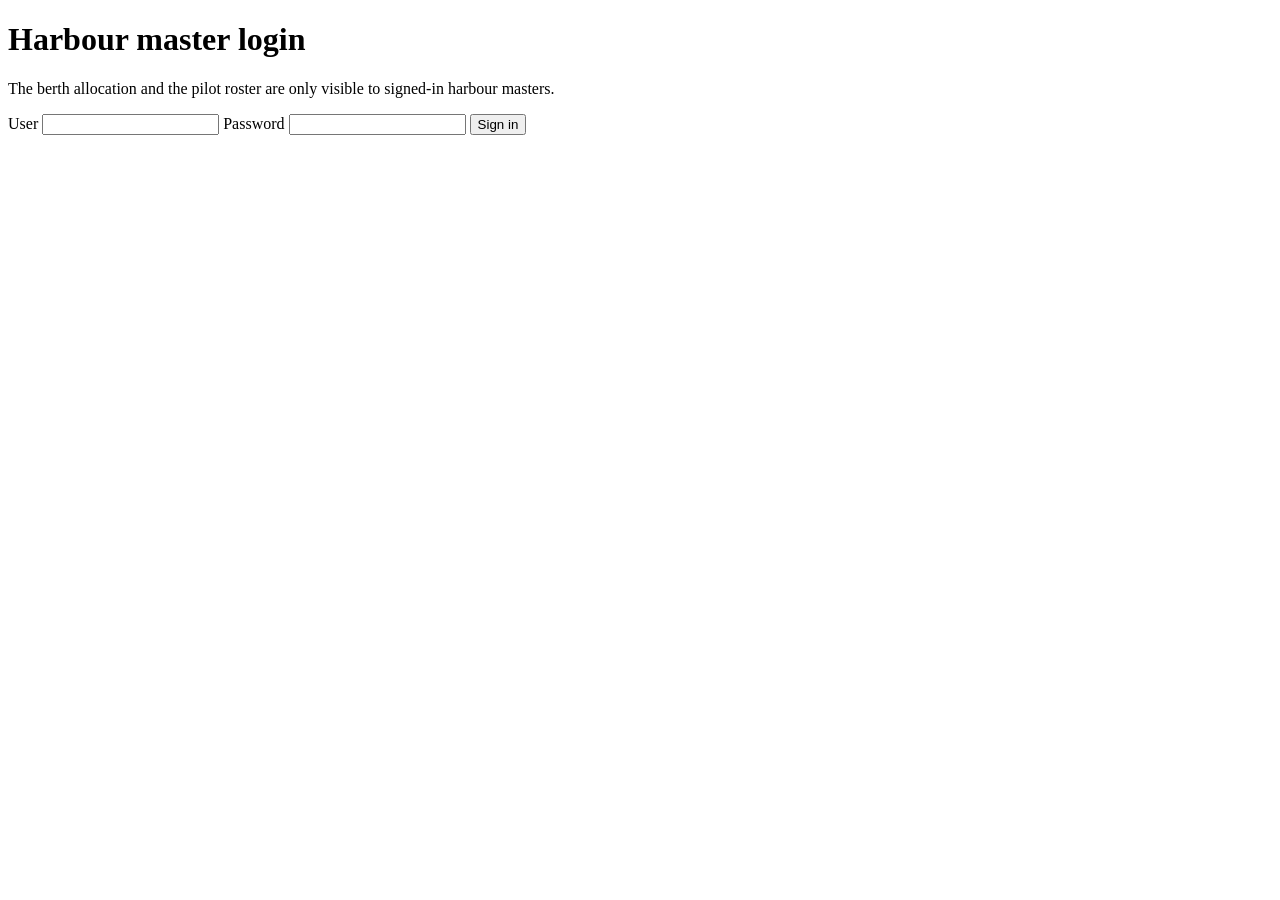
<file: tests/fixtures/demo-project/raw/web/members.html>
<!doctype html>
<html lang="en">
<head><meta charset="utf-8"><title>Harbour master login</title></head>
<body>
  <!-- Stands in for a page behind a login: `login: true` in sources.yaml.
       An ingest must NOT invent content for this page, and must never try to
       sign in. Everything of substance sits behind the form. -->
  <main>
    <h1>Harbour master login</h1>
    <p>The berth allocation and the pilot roster are only visible to signed-in
       harbour masters.</p>
    <form method="post" action="/login">
      <label>User <input type="text" name="user"></label>
      <label>Password <input type="password" name="password"></label>
      <button type="submit">Sign in</button>
    </form>
  </main>
</body>
</html>
</file>
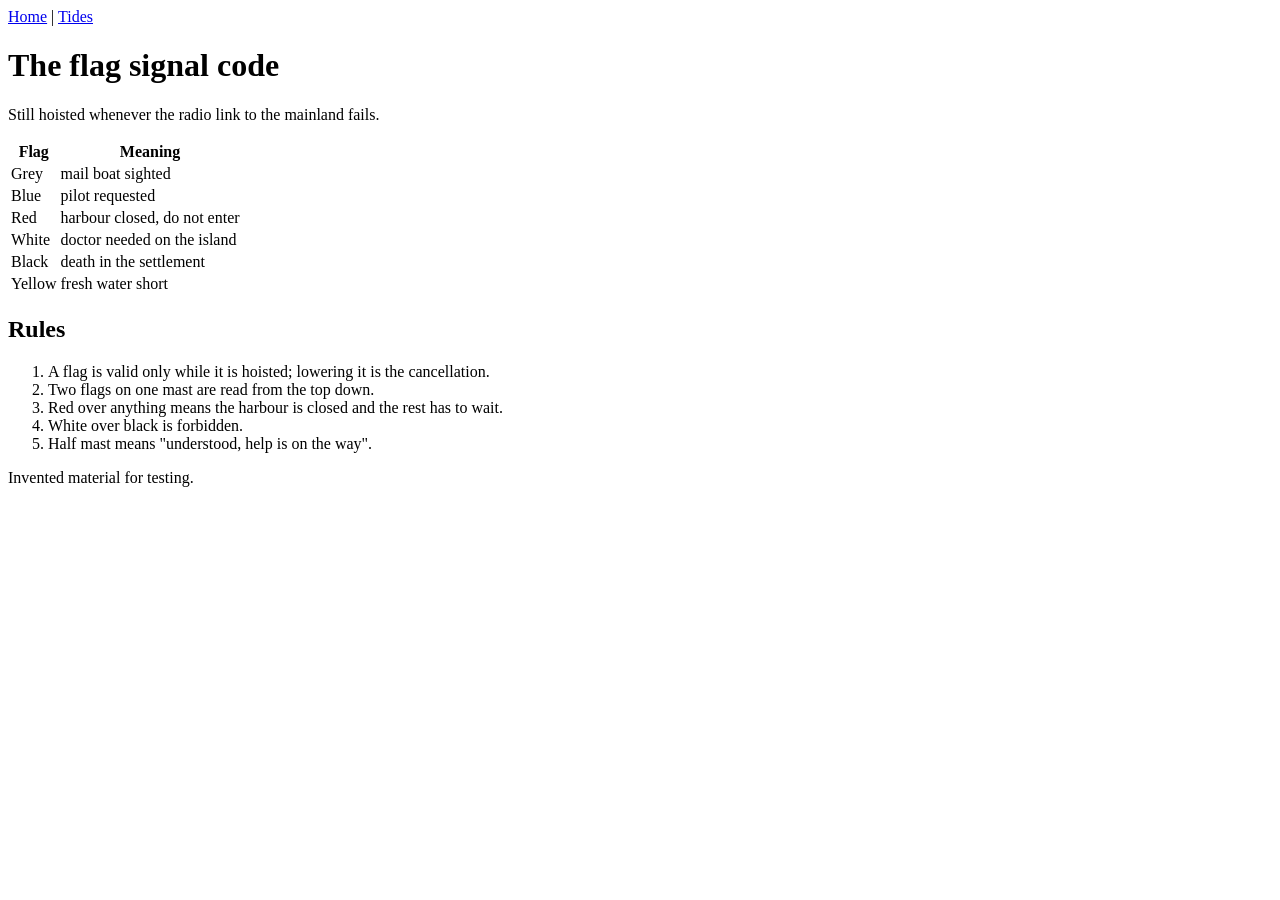
<file: tests/fixtures/demo-project/raw/web/signals.html>
<!doctype html>
<html lang="en">
<head><meta charset="utf-8"><title>Flag signal code — Harbour office Torvig</title></head>
<body>
  <nav><a href="index.html">Home</a> | <a href="tides.html">Tides</a></nav>
  <main>
    <h1>The flag signal code</h1>
    <p>Still hoisted whenever the radio link to the mainland fails.</p>
    <table>
      <tr><th>Flag</th><th>Meaning</th></tr>
      <tr><td>Grey</td><td>mail boat sighted</td></tr>
      <tr><td>Blue</td><td>pilot requested</td></tr>
      <tr><td>Red</td><td>harbour closed, do not enter</td></tr>
      <tr><td>White</td><td>doctor needed on the island</td></tr>
      <tr><td>Black</td><td>death in the settlement</td></tr>
      <tr><td>Yellow</td><td>fresh water short</td></tr>
    </table>
    <h2>Rules</h2>
    <ol>
      <li>A flag is valid only while it is hoisted; lowering it is the cancellation.</li>
      <li>Two flags on one mast are read from the top down.</li>
      <li>Red over anything means the harbour is closed and the rest has to wait.</li>
      <li>White over black is forbidden.</li>
      <li>Half mast means "understood, help is on the way".</li>
    </ol>
  </main>
  <footer><p>Invented material for testing.</p></footer>
</body>
</html>
</file>
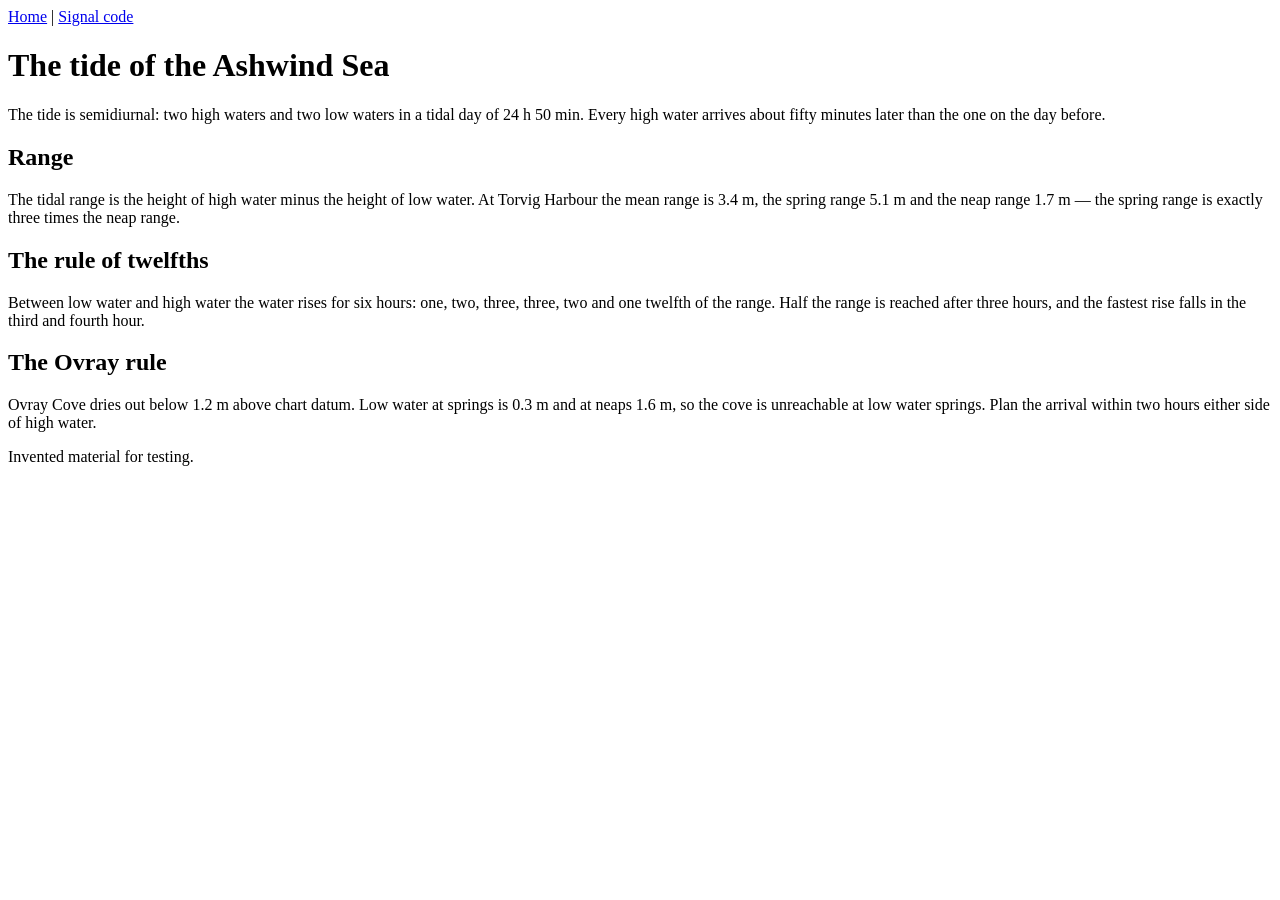
<file: tests/fixtures/demo-project/raw/web/tides.html>
<!doctype html>
<html lang="en">
<head><meta charset="utf-8"><title>The tide — Harbour office Torvig</title></head>
<body>
  <nav><a href="index.html">Home</a> | <a href="signals.html">Signal code</a></nav>
  <main>
    <h1>The tide of the Ashwind Sea</h1>
    <p>
      The tide is semidiurnal: two high waters and two low waters in a tidal day
      of 24 h 50 min. Every high water arrives about fifty minutes later than
      the one on the day before.
    </p>
    <h2>Range</h2>
    <p>
      The tidal range is the height of high water minus the height of low water.
      At Torvig Harbour the mean range is 3.4 m, the spring range 5.1 m and the
      neap range 1.7 m — the spring range is exactly three times the neap range.
    </p>
    <h2>The rule of twelfths</h2>
    <p>
      Between low water and high water the water rises for six hours: one, two,
      three, three, two and one twelfth of the range. Half the range is reached
      after three hours, and the fastest rise falls in the third and fourth hour.
    </p>
    <h2>The Ovray rule</h2>
    <p>
      Ovray Cove dries out below 1.2 m above chart datum. Low water at springs is
      0.3 m and at neaps 1.6 m, so the cove is unreachable at low water springs.
      Plan the arrival within two hours either side of high water.
    </p>
  </main>
  <footer><p>Invented material for testing.</p></footer>
</body>
</html>
</file>
